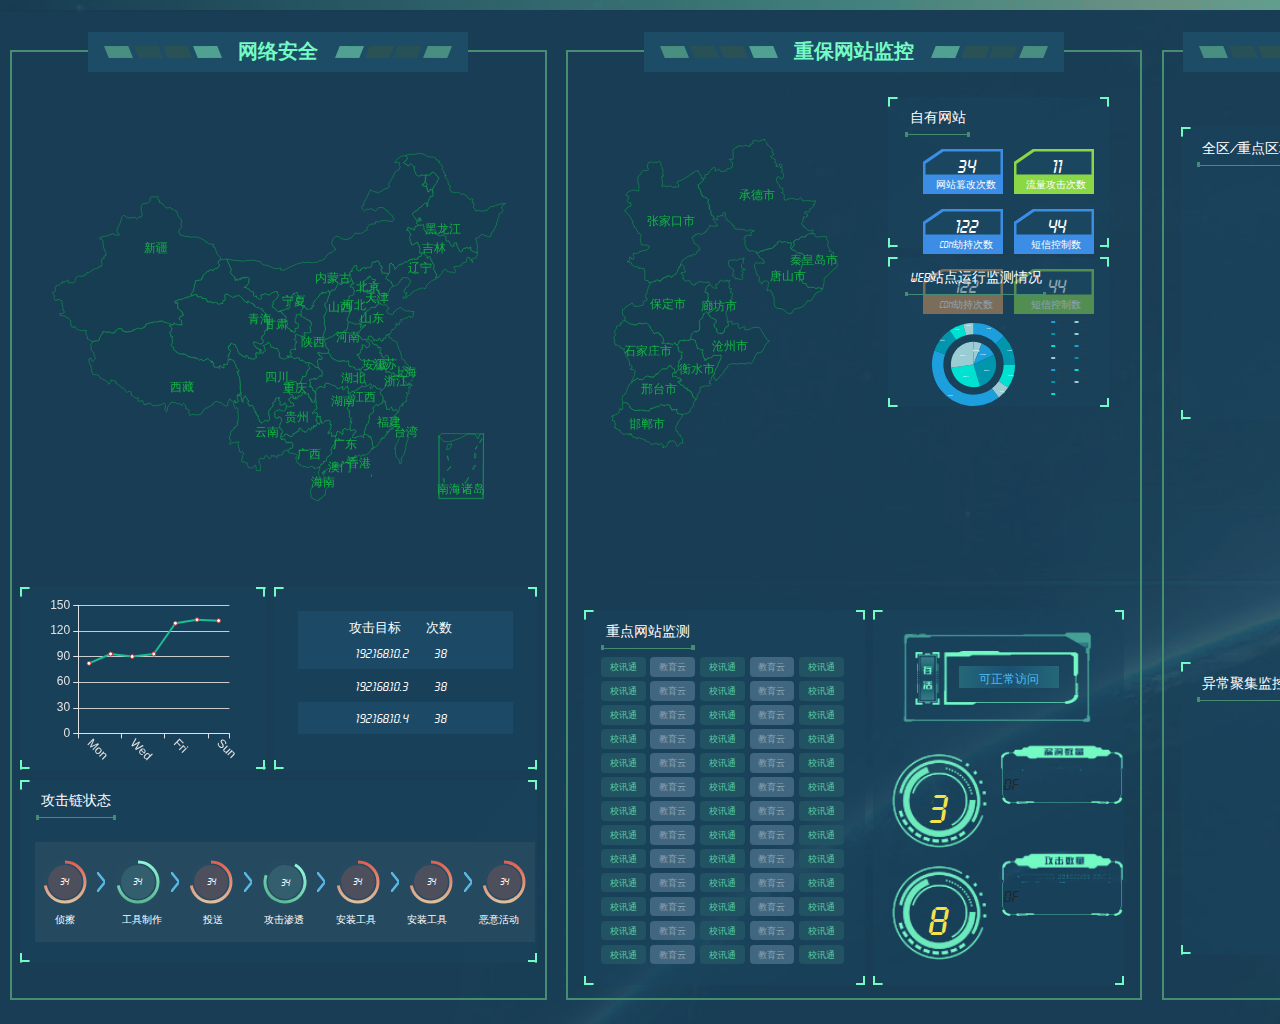
<file: page/index.html>
<!DOCTYPE html>
<html lang="en">

<head>
    <meta charset="UTF-8">
    <meta name="viewport" content="width=device-width, initial-scale=1.0">
    <link rel="stylesheet" href="../static/assets/bootstrap-4.3.1-dist/css/bootstrap.min.css">
    <link rel="stylesheet" href="../static/css/global.css">
    <link rel="stylesheet" href="../static/css/index.css">
    <link rel="stylesheet" href="../static/css/index_ctl.css">
    <!-- <link rel="stylesheet" href="../static/css/gao_attack.css"> -->
    <script src="../static/assets/jquery-3.5.1.js"></script>
    <script src="../static/assets/echarts/echarts.js"></script>

    <!-- <script src="../static/assets/echarts/china.js"></script> -->

    <title>Document</title>
</head>

<body>
    <div class="situation_page ">
        <div class="container-fluid h-100">
            <div class="row justify-content-around align-items-end h-100 pb-4">
                <!-- 网络安全 -->
                <div class="border_large d-flex flex-column w-14 justify-content-center network_security ">
                    <div class="d-flex justify-content-around network_security_top">
                        <div class="title_wrapper">
                            <span class="title_inner">网络安全</span>
                        </div>
                        <!-- 地图 -->
                        <div class="col">
                            <iframe src="./mapChina.html" frameborder="0" width="100%" height="100%"></iframe>
                        </div>
                    </div>
                    <div class="d-flex justify-content-around network_security_center">

                        <!-- 图表 -->
                        <div class="col border-four mr-2">
                            <div id="safe_line"></div>
                        </div>

                        <!-- 表格 -->
                        <div class="col p-4 border-four ">
                            <div class="overflow-hidden" style="width: 100%;height: 100%;">
                                <table class="text-white table text-center mytable">
                                    <thead style="z-index: 2;">
                                        <tr>
                                            <td>攻击目标</td>
                                            <td>次数</td>
                                        </tr>
                                    </thead>
                                    <tbody style="top: 32.3px;z-index: 0;">
                                        <tr>
                                            <td>192.168.10.1</td>
                                            <td>38</td>
                                        </tr>
                                        <tr>
                                            <td>192.168.10.2</td>
                                            <td>38</td>
                                        </tr>
                                        <tr>
                                            <td>192.168.10.3</td>
                                            <td>38</td>
                                        </tr>
                                        <tr>
                                            <td>192.168.10.4</td>
                                            <td>38</td>
                                        </tr>
                                        <tr>
                                            <td>192.168.10.5</td>
                                            <td>38</td>
                                        </tr>
                                        <tr>
                                            <td>192.168.10.6</td>
                                            <td>38</td>
                                        </tr>
                                        <tr>
                                            <td>192.168.10.1</td>
                                            <td>38</td>
                                        </tr>
                                        <tr>
                                            <td>192.168.10.2</td>
                                            <td>38</td>
                                        </tr>
                                        <tr>
                                            <td>192.168.10.3</td>
                                            <td>38</td>
                                        </tr>
                                    </tbody>
                                </table>
                            </div>

                        </div>

                    </div>
                    <div class="d-flex justify-content-around network_security_bottom">

                        <!-- 底部状态标题 -->
                        <div class="col border-four">
                            <div class="title_line">
                                攻击链状态
                            </div>
                            <div class="attack_Chart">
                                <div class="attack_pie">
                                    <div>
                                        <span>34</span>
                                    </div>

                                    <img src="../static/images/arrow.svg" alt="">
                                    <div>
                                        <span>34</span>
                                    </div>

                                    <img src="../static/images/arrow.svg" alt="">
                                    <div>
                                        <span>34</span>
                                    </div>

                                    <img src="../static/images/arrow.svg" alt="">
                                    <div>
                                        <span>34</span>
                                    </div>

                                    <img src="../static/images/arrow.svg" alt="">
                                    <div>
                                        <span>34</span>
                                    </div>

                                    <img src="../static/images/arrow.svg" alt="">
                                    <div>
                                        <span>34</span>
                                    </div>

                                    <img src="../static/images/arrow.svg" alt="">
                                    <div>
                                        <span>34</span>
                                    </div>

                                </div>
                                <div class="attack_word">
                                    <span class="col-xs-1-7">侦擦</span>
                                    <span class="col-xs-1-7">工具制作</span>
                                    <span class="col-xs-1-7">投送</span>
                                    <span class="col-xs-1-7">攻击渗透</span>
                                    <span class="col-xs-1-7">安装工具</span>
                                    <span class="col-xs-1-7">安装工具</span>
                                    <span class="col-xs-1-7">恶意活动</span>
                                </div>
                            </div>

                        </div>
                    </div>
                </div>
                <!-- 网络安全 结束 -->


                <!-- 重保网站监控 -->
                <div class="border_large w-15 d-flex flex-column justify-content-center website_monitoring">
                    <div class="d-flex justify-content-around website_monitoring_top ">
                        <div class="title_wrapper">
                            <div class="title_inner">重保网站监控</div>
                        </div>

                        <!-- 地图 -->
                        <div class="col-7 mr-2" style="flex:0 0 52%;">
                            <iframe src="./heibeiMap.html" frameborder="0" width="100%" height="100%"></iframe>
                        </div>
                        <div class="col">

                            <!-- 数表盘 -->
                            <div class="row border-four h-49" style="margin-bottom: 4%;">
                                <div class="col">
                                    <div class="title_line">
                                        自有网站
                                    </div>
                                    <div class="tag_content">
                                        <div class="row">
                                            <div class="col-md-6 net">
                                                <span>34</span>
                                                <span>网站篡改次数</span>
                                            </div>
                                            <div class="col-md-6 market">
                                                <span>11</span>
                                                <span>流量攻击次数</span>
                                            </div>
                                        </div>
                                        <div class="row">
                                            <div class="col-md-6 business">
                                                <span>122</span>
                                                <span>CDN劫持次数</span>
                                            </div>
                                            <div class="col-md-6 governmentEnterprise">
                                                <span>44</span>
                                                <span>短信控制数</span>
                                            </div>
                                        </div>
                                        <div class="row">
                                            <div class="col-md-6 informationSafe">
                                                <span>122</span>
                                                <span>CDN劫持次数</span>
                                            </div>
                                            <div class="col-md-6 other">
                                                <span>44</span>
                                                <span>短信控制数</span>
                                            </div>
                                        </div>
                                    </div>
                                </div>
                            </div>

                            <!-- Web站点运行监测情况 -->
                            <div class="row border-four h-49">
                                <div class="col">
                                    <div class="title_line">
                                        Web站点运行监测情况
                                    </div>
                                    <div id="pie_station_operation_monitoring" style="width: 100%; height: 100%;"></div>
                                </div>
                            </div>
                        </div>
                    </div>
                    <div class="d-flex justify-content-around website_monitoring_bottom ">

                        <!-- 重点网站监测 -->
                        <div class="col-7 border-four mr-2" style="flex:0 0 52%;">
                            <div class="title_line">
                                重点网站监测
                            </div>
                            <ul id="keyWebsiteMonitoring">

                            </ul>
                        </div>

                        <!-- 右下区域 -->
                        <div class="col border-four">
                            <div class="row mt-3 justify-content-center">
                                <div class="isalive">
                                    <div class="statu">
                                        可正常访问
                                    </div>
                                </div>
                            </div>
                            <div class="row">
                                <span class="col-6 attack_left">
                                    <p>3</p>
                                </span>
                                <span class="col-6 attack_right">
                                    <div class="right_top"></div>
                                    <div class="right_content">
                                        df
                                    </div>
                                    <div class="right_bottom"></div>
                                </span>
                            
                            </div>
                            <div class="row">
                                <span class="col-6 bug_left">
                                    <p>8</p>
                                </span>
                                <span class="col-6 bug_right">
                                    <div class="right_top"></div>
                                    <div class="right_content">
                                        df
                                    </div>
                                    <div class="right_bottom"></div>
                                </span>
                            
                            </div>
                        </div>
                    </div>
                </div>
                <!-- 重保网站监控  结束 -->

                <!-- 公共安全 -->
                <div class="border_large w-11 d-flex flex-column justify-content-center public_safety">
                    <div class="title_wrapper">
                        <div class="title_inner">公共安全</div>
                    </div>

                    <!-- 顶部地图 -->
                    <div class="row public_safety_top justify-content-center border-four">
                        <div class="col">
                            <div class="title_line">
                                全区/重点区域监控
                            </div>
                        </div>
                    </div>

                    <!-- 中间表格 -->
                    <div class="row  public_safety_center">
                        <div class="col">

                        </div>
                    </div>

                    <!-- 底部地图 -->
                    <div class="row public_safety_bottom border-four">
                        <div class="col">
                            <div class="title_line">
                                异常聚集监控
                            </div>
                        </div>
                    </div>
                </div>
                <!-- 公共安全  结束 -->


                <!-- 五反专题 -->
                <div class="border_large w-16 d-flex flex-column justify-content-center special_topic">
                    <div class="title_wrapper">
                        <div class="title_inner">五反专题</div>
                    </div>
                    <!-- 顶部 -->
                    <div class="d-flex special_topic_top ">

                        <!-- 数表盘 -->
                        <div class="col border-four mr-2">
                            <div class="title_line">
                                五反流量攻击告警
                            </div>
                            <div class="tag_content">
                                <div class="row">
                                    <div class="col-md-4 tamper">
                                        <span>34</span>
                                        <span>网站篡改次数</span>
                                    </div>
                                    <div class="col-md-4 attack">
                                        <span>11</span>
                                        <span>流量攻击次数</span>
                                    </div>
                                    <div class="col-md-4 dns">
                                        <span>23</span>
                                        <span>DNS劫持次数</span>
                                    </div>
                                </div>
                                <div class="row">
                                    <div class="col-md-4 cdn">
                                        <span>122</span>
                                        <span>CDN劫持次数</span>
                                    </div>
                                    <div class="col-md-4 message">
                                        <span>44</span>
                                        <span>短信控制数</span>
                                    </div>
                                    <div class="col-md-4 timeout">
                                        <span>324</span>
                                        <span>处置超时数</span>
                                    </div>
                                </div>
                            </div>
                        </div>

                        <!-- 按钮 -->
                        <div class="col">
                            <div class="oneclick">
                                
                            </div>
                        </div>
                    </div>

                    <div class="d-flex special_topic_center">

                        <!-- 流量攻击 -->
                        <div class="col border-four mr-2">
                            <div class="title_line">
                                流量攻击
                            </div>
                            <div id="line_traffic_attack" style="width: 100%; height: 50%;"></div>
                            <div id="bar_exchange" style="width:100%; height: 50%;"></div>
                        </div>

                        <!-- DNS劫持 -->
                        <div class="col border-four">
                            <div class="title_line">
                                DNS劫持
                            </div>
                            <div class="d-flex justify-content-start align-items-center"
                                style="height: 40%;width: 100%;">
                                <div id="pie_DNS_hijacking" style="height: 100%;width: 40%;"></div>
                                <div class="special_topic_center_DNSNumber">
                                    <div>
                                        监控DNS服务器个数<span>2</span>
                                    </div>
                                    <div>
                                        正常DNS服务器个数<span>2</span>
                                    </div>
                                    <div>
                                        异常DNS服务器个数<span>0</span>
                                    </div>
                                </div>
                            </div>
                            <div class="overflow-hidden" style="width: 100%;height: 50%;">
                                <table class="text-white table text-center mytable">
                                    <thead style="z-index: 2;">
                                        <tr>
                                            <td>DNS服务器</td>
                                            <td>域名</td>
                                            <td>篡改IP</td>
                                        </tr>
                                    </thead>
                                    <tbody style="top: 32.3px;z-index: 0;">
                                        <tr>
                                            <td>2020-12-30 17:20:22</td>
                                            <td>www.hahhah.com</td>
                                            <td>192.168.10.1</td>
                                        </tr>
                                        <tr>
                                            <td>2020-12-30 17:20:22</td>
                                            <td>www.hahhah.com</td>
                                            <td>192.168.10.2</td>
                                        </tr>
                                        <tr>
                                            <td>2020-12-30 17:20:22</td>
                                            <td>www.hahhah.com</td>
                                            <td>192.168.10.3</td>
                                        </tr>
                                        <tr>
                                            <td>2020-12-30 17:20:22</td>
                                            <td>www.hahhah.com</td>
                                            <td>192.168.10.4</td>
                                        </tr>
                                        <tr>
                                            <td>2020-12-30 17:20:22</td>
                                            <td>www.hahhah.com</td>
                                            <td>192.168.10.5</td>
                                        </tr>
                                        <tr>
                                            <td>2020-12-30 17:20:22</td>
                                            <td>www.hahhah.com</td>
                                            <td>192.168.10.6</td>
                                        </tr>
                                        <tr>
                                            <td>2020-12-30 17:20:22</td>
                                            <td>www.hahhah.com</td>
                                            <td>192.168.10.1</td>
                                        </tr>
                                        <tr>
                                            <td>2020-12-30 17:20:22</td>
                                            <td>www.hahhah.com</td>
                                            <td>192.168.10.2</td>
                                        </tr>
                                        <tr>
                                            <td>2020-12-30 17:20:22</td>
                                            <td>www.hahhah.com</td>
                                            <td>192.168.10.3</td>
                                        </tr>
                                        <tr>
                                            <td>2020-12-30 17:20:22</td>
                                            <td>www.hahhah.com</td>
                                            <td>192.168.10.4</td>
                                        </tr>
                                        <tr>
                                            <td>2020-12-30 17:20:22</td>
                                            <td>www.hahhah.com</td>
                                            <td>192.168.10.5</td>
                                        </tr>
                                        <tr>
                                            <td>2020-12-30 17:20:22</td>
                                            <td>www.hahhah.com</td>
                                            <td>192.168.10.6</td>
                                        </tr>
                                    </tbody>
                                </table>
                            </div>
                        </div>
                    </div>
                    <div class="d-flex special_topic_bottom">
                        <div class="col mr-2">
                            <!-- CDN劫持 -->
                            <div class="row border-four h-59" style="margin-bottom: 4%;">
                                <div class="col">
                                    <div class="title_line">
                                        CDN劫持
                                    </div>
                                    <div class="d-flex w-100 h-100 CDN_hijacking">
                                        <div class="w-50 h-100">
                                            <div id="pie_CDN_hijacking_left" class="w-100 h-50"></div>
                                            <span>存在问题/处理数</span>
                                        </div>
                                        <div class="w-50 h-100">
                                            <div id="pie_CDN_hijacking_right" class="w-100 h-50"></div>
                                            <span>处理数</span>
                                        </div>
                                    </div>
                                </div>
                            </div>

                            <!-- 短彩信控制 -->
                            <div class="row border-four h-38">
                               <div class="col">
                                    <div class="title_line">
                                        短彩信控制
                                    </div>
                                    <div class="SMS_control mt-1 d-flex justify-content-around">
                                        <div>
                                            <p><span>2</span><small>个</small></p>
                                            <p>客户投诉数</p>
                                        </div>
                                        <div style="margin-top: .5rem; width: 1px;height: 4rem;background-color: #5bc6a8;"></div>
                                        <div>
                                            <p><span>0</span><small>个</small></p>
                                            <p>处理数</p>
                                        </div>
                                    </div>
                               </div>
                            </div>
                        </div>

                        <!-- 网页篡改 -->
                        <div class="col border-four">
                            <div class="title_line">
                                网页篡改
                            </div>
                            <div id="pie_webpage_tampering" class="h-40 w-100"></div>
                            <div id="bar_normal"></div>
                        </div>
                    </div>
                </div>
                <!-- 五反专题 结束 -->


                <div class="w-19 h-95">
                    <!-- 信息安全 -->
                    <div class="mb-4 border_large d-flex flex-column justify-content-center information_safety">
                        <div class="d-flex information_safety_top mb-2">
                            <div class="title_wrapper">
                                <div class="title_inner">信息安全</div>
                            </div>
                            <!-- 月均垃圾短彩信投诉量 -->
                            <div class="col border-four mr-3">
                                <div class="title_line">
                                    月均垃圾短彩信投诉量
                                </div>
                                <div id="bar_normal_Infosf"></div>
                            </div>

                            <!-- 骚扰电话治理情况 -->
                            <div class="col border-four mr-2">
                                <div class="title_line">
                                    骚扰电话治理情况
                                </div>
                                <div id="pie_harassing_telephone_management" style="width: 100%; height: 100%;"></div>
                            </div>

                            <!-- 公网端口暴露情况 -->
                            <div class="col border-four">
                                <div class="title_line">
                                    公网端口暴露情况
                                </div>
                                <div id="pie_public_network_port_leakage" style="width: 100%;height: 100%;"></div>
                            </div>
                        </div>
                        <div class="d-flex information_safety_center mb-2">

                            <!-- 僵木蠕处置情况 -->
                            <div class="col-8 mr-2 border-four">
                                <div class="title_line">
                                    僵木蠕处置情况
                                </div>
                                <div class="d-flex" style="width: 100%;height: 100%;">
                                    <div id="pie_treatment_of_numbness" style="width: 50%;height: 100%;"></div>
                                    <div id="bar_exchange_Infosf" style="width:50%; height: 100%;"></div>
                                </div>
                            </div>

                            <!-- 内网主机系统漏洞情况 -->
                            <div class="col border-four">
                                <div class="title_line">
                                    内网主机系统漏洞情况
                                </div>
                                <div id="pie_intranet_host_vulnerability" style="width: 100%; height: 100%;"></div>
                            </div>
                        </div>
                        <div class="d-flex information_safety_bottom">

                            <!-- 实时报警通报 -->
                            <div class="col-8 mr-2 border-four">
                                <div class="title_line">
                                    实时报警通报
                                </div>
                                <div class="overflow-hidden" style="width: 100%;height: 70%;margin-top: 4%;">
                                    <table class="text-white table text-center mytable">
                                        <thead style="z-index: 2;">
                                            <tr>
                                                <td>时间</td>
                                                <td>源IP</td>
                                                <td>目的IP</td>
                                                <td>事件类型</td>
                                            </tr>
                                        </thead>
                                        <tbody style="top: 32.3px;z-index: 0;">
                                            <tr>
                                                <td>2020-12-30 17:20:22</td>
                                                <td>192.168.10.1</td>
                                                <td>192.168.10.1</td>
                                                <td>38</td>
                                            </tr>
                                            <tr>
                                                <td>2020-12-30 17:20:22</td>
                                                <td>192.168.10.2</td>
                                                <td>192.168.10.2</td>
                                                <td>38</td>
                                            </tr>
                                            <tr>
                                                <td>2020-12-30 17:20:22</td>
                                                <td>192.168.10.3</td>
                                                <td>192.168.10.3</td>
                                                <td>38</td>
                                            </tr>
                                            <tr>
                                                <td>2020-12-30 17:20:22</td>
                                                <td>192.168.10.4</td>
                                                <td>192.168.10.4</td>
                                                <td>38</td>
                                            </tr>
                                            <tr>
                                                <td>2020-12-30 17:20:22</td>
                                                <td>192.168.10.5</td>
                                                <td>192.168.10.5</td>
                                                <td>38</td>
                                            </tr>
                                            <tr>
                                                <td>2020-12-30 17:20:22</td>
                                                <td>192.168.10.6</td>
                                                <td>192.168.10.6</td>
                                                <td>38</td>
                                            </tr>
                                            <tr>
                                                <td>2020-12-30 17:20:22</td>
                                                <td>192.168.10.1</td>
                                                <td>192.168.10.1</td>
                                                <td>38</td>
                                            </tr>
                                            <tr>
                                                <td>2020-12-30 17:20:22</td>
                                                <td>192.168.10.2</td>
                                                <td>192.168.10.2</td>
                                                <td>38</td>
                                            </tr>
                                            <tr>
                                                <td>2020-12-30 17:20:22</td>
                                                <td>192.168.10.3</td>
                                                <td>192.168.10.3</td>
                                                <td>38</td>
                                            </tr>
                                            <tr>
                                                <td>2020-12-30 17:20:22</td>
                                                <td>192.168.10.4</td>
                                                <td>192.168.10.4</td>
                                                <td>38</td>
                                            </tr>
                                        </tbody>
                                    </table>
                                </div>
                            </div>

                            <!-- 公网主机系统漏洞情况 -->
                            <div class="col border-four">
                                <div class="title_line">
                                    公网主机系统漏洞情况
                                </div>
                                <div id="pie_public_network_host_vulnerability" style="width: 100%;height: 100%;"></div>
                            </div>
                            
                        </div>
                    </div>
                    <!-- 信息安全  结束 -->

                    <!-- 网络安全工作要求 -->
                    <div class="network_security_requirements border_large">
                        <div class="title_wrapper">
                            <div class="title_inner">网络安全工作要求</div>
                        </div>
                        <div class="d-flex border-four network_security_requirements_body">
                            <div class="col">
                                <div>
                                    <span>网络安全工作要求</span>
                                    <p>会议指出，要切实把思想和行动统一到习近平总书记关于网络安全和信息化工作重要论述和党中央的部署要求上来，牢牢掌握新时代网信事业的制高点和主动权，加强网信工作四项建设，加快建立网络综合治理体系，打造一流网络强市。一是加强互联网思维建设。深刻理解把握“过不了互联网这一关，就过不了长期执政这一关”的重要内涵，充分发挥互联网主战场、主阵地作用，切实维护网络意识形态安全和政治安全。</p>
                                </div>
                                <div>
                                    <span>网络安全工作要求</span>
                                    <p>会议指出，要切实把思想和行动统一到习近平总书记关于网络安全和信息化工作重要论述和党中央的部署要求上来，牢牢掌握新时代网信事业的制高点和主动权，加强网信工作四项建设，加快建立网络综合治理体系，打造一流网络强市。一是加强互联网思维建设。深刻理解把握“过不了互联网这一关，就过不了长期执政这一关”的重要内涵，充分发挥互联网主战场、主阵地作用，切实维护网络意识形态安全和政治安全。</p>
                                </div>
                                <div>
                                    <span>网络安全工作要求</span>
                                    <p>会议指出，要切实把思想和行动统一到习近平总书记关于网络安全和信息化工作重要论述和党中央的部署要求上来，牢牢掌握新时代网信事业的制高点和主动权，加强网信工作四项建设，加快建立网络综合治理体系，打造一流网络强市。一是加强互联网思维建设。深刻理解把握“过不了互联网这一关，就过不了长期执政这一关”的重要内涵，充分发挥互联网主战场、主阵地作用，切实维护网络意识形态安全和政治安全。</p>
                                </div>
                            </div>
                        </div>
                    </div>
                    <!-- 网络安全工作要求  结束 -->
                </div>

                <div class="w-22 h-95">

                    <!-- 安全管控 -->
                    <div class="mb-4 border_large d-flex flex-column justify-content-center  safety_control ">
                        <div class="d-flex safety_control_top mb-2">
                            <div class="title_wrapper">
                                <div class="title_inner">安全管控</div>
                            </div>
                            <!-- 地图 -->
                            <div class="col mr-2 " style="padding: 0;">
                                <iframe src="./heibeiMap.html" frameborder="0" width="100%" height="400px"></iframe>
                            </div>

                            <div class="col mr-2" style="padding: 0;">
                                <!-- 安全工单处理情况 -->
                                <div class="col h-48 border-four mb-3">
                                    <div class="title_line">
                                        安全工单处理情况<small>（近一天）</small>
                                    </div>
                                    <div id="bar_exchange_sfcontrol"></div>
                                </div>

                                <!-- 主账号操作审计 -->
                                <div class="col h-48 border-four">
                                    <div class="title_line">
                                        主账号操作审计<small>（近一天）</small>
                                    </div>
                                    <div class="C_dial_meter mt-4">
                                        <ul class="d-flex justify-content-around">
                                            <li>
                                                <h3>1122</h3>
                                                <p>登录账号数</p>
                                            </li>
                                            <div class="vertical_line"></div>
                                            <li>
                                                <h3>26788</h3>
                                                <p>无登录账号数</p>
                                            </li>
                                            <div class="vertical_line"></div>
                                            <li>
                                                <h3>439</h3>
                                                <p>长期未使用主账号</p>
                                                <p>（近三个月）</p>
                                            </li>
                                        </ul>
                                        <ul class="d-flex justify-content-around">
                                            <li>
                                                <h3>20011</h3>
                                                <p>协作账号数</p>
                                            </li>
                                            <div class="vertical_line"></div>

                                            <li>
                                                <h3>4</h3>
                                                <p>尴权主账号</p>
                                            </li>
                                            <div class="vertical_line"></div>
                                            <li>
                                                <h3>4</h3>
                                                <p>绕行主账号</p>
                                            </li>
                                            <div class="vertical_line"></div>
                                            <li>
                                                <h3>89</h3>
                                                <p>高位操作主账号</p>
                                            </li>
                                        </ul>
                                    </div>
                                </div>
                            </div>
                            <div class="col " style="padding: 0;">
                                <!-- 弱口令分析 -->
                                <div class="h-48 border-four mb-3">
                                    <div class="row p-2">
                                        <div class="col">
                                            <div class="title_point">弱口令分析</div>
                                            <div class="C_dial_meter">
                                                <ul class="d-flex justify-content-around">
                                                    <li>
                                                        <h3>542</h3>
                                                        <p>弱口令数</p>
                                                    </li>
                                                    <div class="vertical_line"></div>
                                                    <li>
                                                        <h3>290</h3>
                                                        <p>涉及设备数</p>
                                                    </li>
                                                    <div class="vertical_line"></div>
                                                    <li>
                                                        <h3>0</h3>
                                                        <p>root弱口令数</p>
                                                    </li>
                                                </ul>
                                            </div>
                                        </div>
                                    </div>
                                    <div class="row p-2">
                                        <div class="col">
                                            <div class="title_point">防火墙策略</div>
                                            <div class="C_dial_meter">
                                                <ul class="d-flex justify-content-around">
                                                    <li>
                                                        <h3>8721</h3>
                                                        <p>不合规策略数</p>
                                                    </li>
                                                    <div class="vertical_line"></div>
                                                    <li>
                                                        <h3>156</h3>
                                                        <p>不合规设备数</p>
                                                    </li>
                                                    <div class="vertical_line"></div>
                                                    <li>
                                                        <h3>117</h3>
                                                        <p>Any To Any</p>
                                                    </li>
                                                </ul>
                                            </div>
                                        </div>
                                    </div>
                                </div>

                                <!-- 全省合规率 -->
                                <div class="h-48 border-four">
                                    <div class="col w-100 h-100">
                                        <div class="title_point">全省合规率</div>
                                        <div id="line_provincial_compliance_rate" class="w-100 h-100"></div>
                                    </div>
                                </div>
                            </div>
                        </div>
                        <div class="d-flex safety_control_bottom">
                            <!-- 主账号设备授权限管控 -->
                            <div class="col border-four mr-2">
                                <div class="title_line">
                                    主账号设备授权限管控<small>(近三个月)</small>
                                </div>
                                <div id="pie_equipment_authorization_control" style="width: 100%;height: 100%;"></div>
                            </div>

                            <!-- 异常操作组合 -->
                            <div class="col border-four mr-2">
                                <div class="title_line">
                                    异常操作组合<small>（近一天）</small>
                                </div>
                                <div id="bar_exception_operation_combination" class="w-100 h-100"></div>
                            </div>

                            <!-- 配置合规 -->
                            <div class="col border-four">
                                <div class="w-100 h-50">
                                    <div class="title_point">配置合规</div>
                                    <div class="d-flex w-100 h-75">
                                        <div id="pie_configuration_compliance" class="w-50"></div>
                                        <div class="configuration_compliance">
                                            <p><small>资产数</small> <span>919</span></p>
                                            <p><small>业务系统数</small> <span>66</span></p>
                                        </div>
                                    </div>
                                </div>
                                <div class="w-100 h-50">
                                    <div class="title_point">系统漏洞</div>
                                    <div class="d-flex w-100 h-75">
                                        <div id="pie_system_FLAW" class="w-50"></div>
                                        <div class="system_FLAW">
                                            <p><small>高危漏洞</small> <span>110</span></p>
                                            <p><small>中危漏洞</small> <span>808</span></p>
                                            <p><small>低危漏洞</small> <span>66</span></p>
                                        </div>
                                    </div>
                                </div>
                            </div>
                        </div>
                    </div>

                    <!-- 安全管控  结束 -->


                    <!-- 网络舆情展示 -->
                    <div class="network_public_opinion_display border_large">
                        <div class="title_wrapper">
                            <div class="title_inner">网络舆情展示</div>
                        </div>
                        <div class="border-four network_public_opinion_display_body">
                            <div class="col">
                                <div>
                                    <span>网络安全工作要求</span>
                                    <p>会议指出，要切实把思想和行动统一到习近平总书记关于网络安全和信息化工作重要论述和党中央的部署要求上来，牢牢掌握新时代网信事业的制高点和主动权，加强网信工作四项建设，加快建立网络综合治理体系，打造一流网络强市。一是加强互联网思维建设。深刻理解把握“过不了互联网这一关，就过不了长期执政这一关”的重要内涵，充分发挥互联网主战场、主阵地作用，切实维护网络意识形态安全和政治安全。</p>
                                </div>
                                <div>
                                    <span>网络安全工作要求</span>
                                    <p>会议指出，要切实把思想和行动统一到习近平总书记关于网络安全和信息化工作重要论述和党中央的部署要求上来，牢牢掌握新时代网信事业的制高点和主动权，加强网信工作四项建设，加快建立网络综合治理体系，打造一流网络强市。一是加强互联网思维建设。深刻理解把握“过不了互联网这一关，就过不了长期执政这一关”的重要内涵，充分发挥互联网主战场、主阵地作用，切实维护网络意识形态安全和政治安全。</p>
                                </div>
                                <div>
                                    <span>网络安全工作要求</span>
                                    <p>会议指出，要切实把思想和行动统一到习近平总书记关于网络安全和信息化工作重要论述和党中央的部署要求上来，牢牢掌握新时代网信事业的制高点和主动权，加强网信工作四项建设，加快建立网络综合治理体系，打造一流网络强市。一是加强互联网思维建设。深刻理解把握“过不了互联网这一关，就过不了长期执政这一关”的重要内涵，充分发挥互联网主战场、主阵地作用，切实维护网络意识形态安全和政治安全。</p>
                                </div>
                            </div>
                        </div>
                    </div>
                    <!-- 网络舆情展示  结束 -->
                </div>

            </div>
        </div>
    </div>

    <script src="../static/js/index.js"></script>
    <!-- 柱状图，饼图 -->
    <script src="../static/js/myecharts.js"></script>
    <!-- 表格控制 -->
    <script src="../static/js/table.js"></script>
    <script src="../static/js/ctl.js"></script>
</body>

</html>
</file>
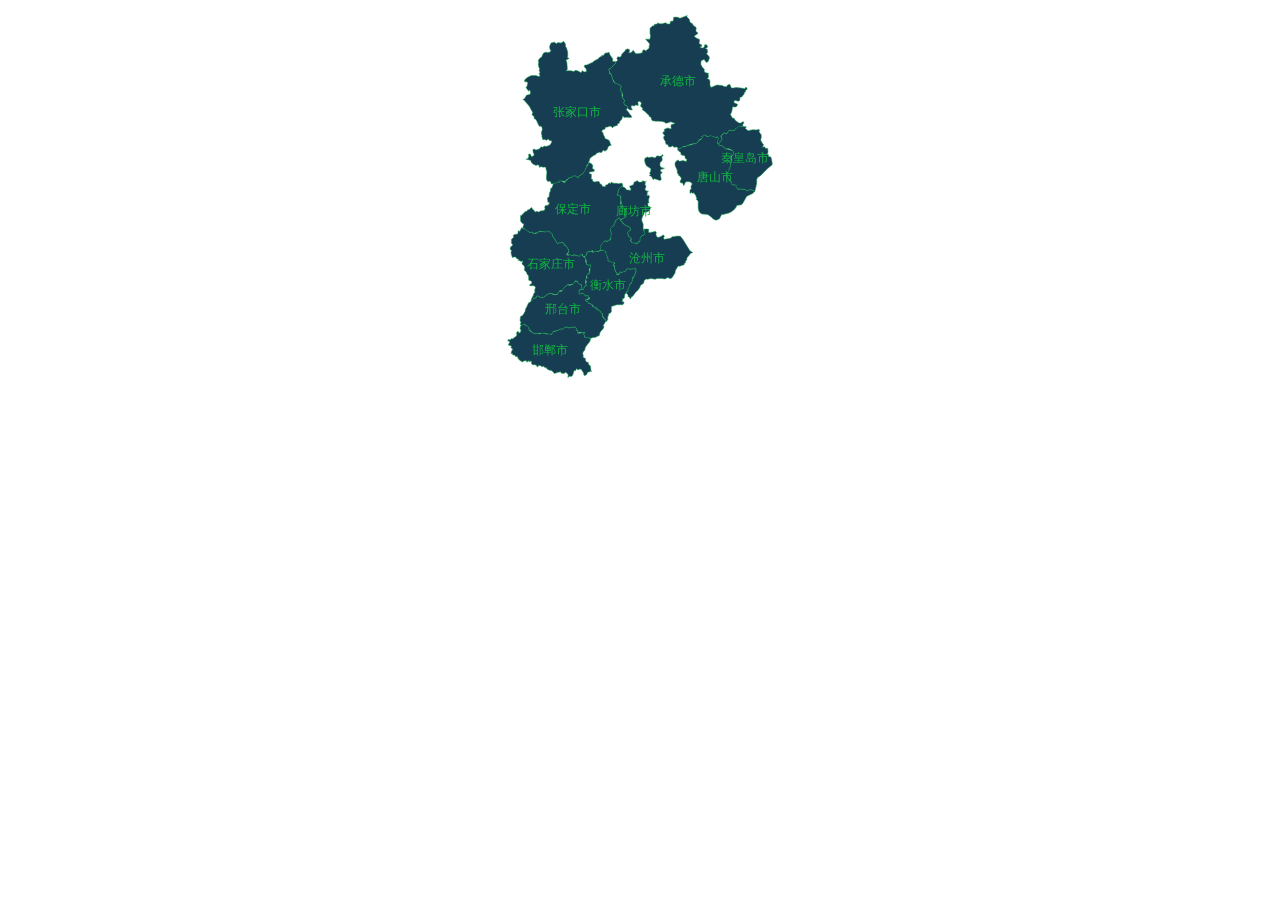
<file: page/heibeiMap.html>
<!DOCTYPE html>
<html>

    <head>
        <meta charset="UTF-8">
        <meta name="viewport" content="width=device-width, initial-scale=1.0">
        <meta http-equiv="X-UA-Compatible" content="ie=edge">
        <title></title>
        <script src="../static/assets/jquery-3.5.1.js"></script>
        <script src="../static/assets/echarts/echarts_4.1.0.js"></script>
        <script src="../static/assets/echarts/china.js"></script>
        <!-- <script src="/data/13.json"></script> -->
        
        <style>
            #container {
                width: 100%;
                height: 377px;
            }
        </style>
    </head>

    <body>
        <div id="container"></div>
        
        <script>
            var myChart = echarts.init(document.getElementById("container"));
            // 获取对应省的文件
            $.getJSON('/data/hebei.json', function (geoJson) {
                // 传入id:13
                echarts.registerMap(13, geoJson);
                option = {
                    geo: {  //地理坐标系组件用于地图的绘制，支持在地理坐标系上绘制散点图，线集。
                        //id:13
                        map: 13,
                        // roam: true,
                        zoom: 1.2,                         
                        label:{
                            show:true,
                            color: '#11B441',                        //省份字体颜色  
                        },
                        emphasis: {
                            
                            borderWidth: 0.8,
                            label:{
                                color:'#BBFAFF'
                            },
                            itemStyle: {
                                shadowColor: '#000',
                                shadowBlur: 10,
                                borderColor: '#11AE4B',     //省份边框的颜色
                                areaColor: '#1C9FDC',       //悬浮区域颜色                               
                            }
                        }, 
                        itemStyle: {                            
                            borderColor: '#11AE4B',     //省份边框的颜色
                            areaColor: '#173D53',       //区域颜色                        
                        }
                    },
                    series: [
                        {
                            name:'河北地图',
                            roam: false,
                            type: 'map',
                            coordinateSystem: 'geo'
                        }
                    ]
                };
                myChart.setOption(option)
            });
            
        </script>
    </body>

</html>
</file>
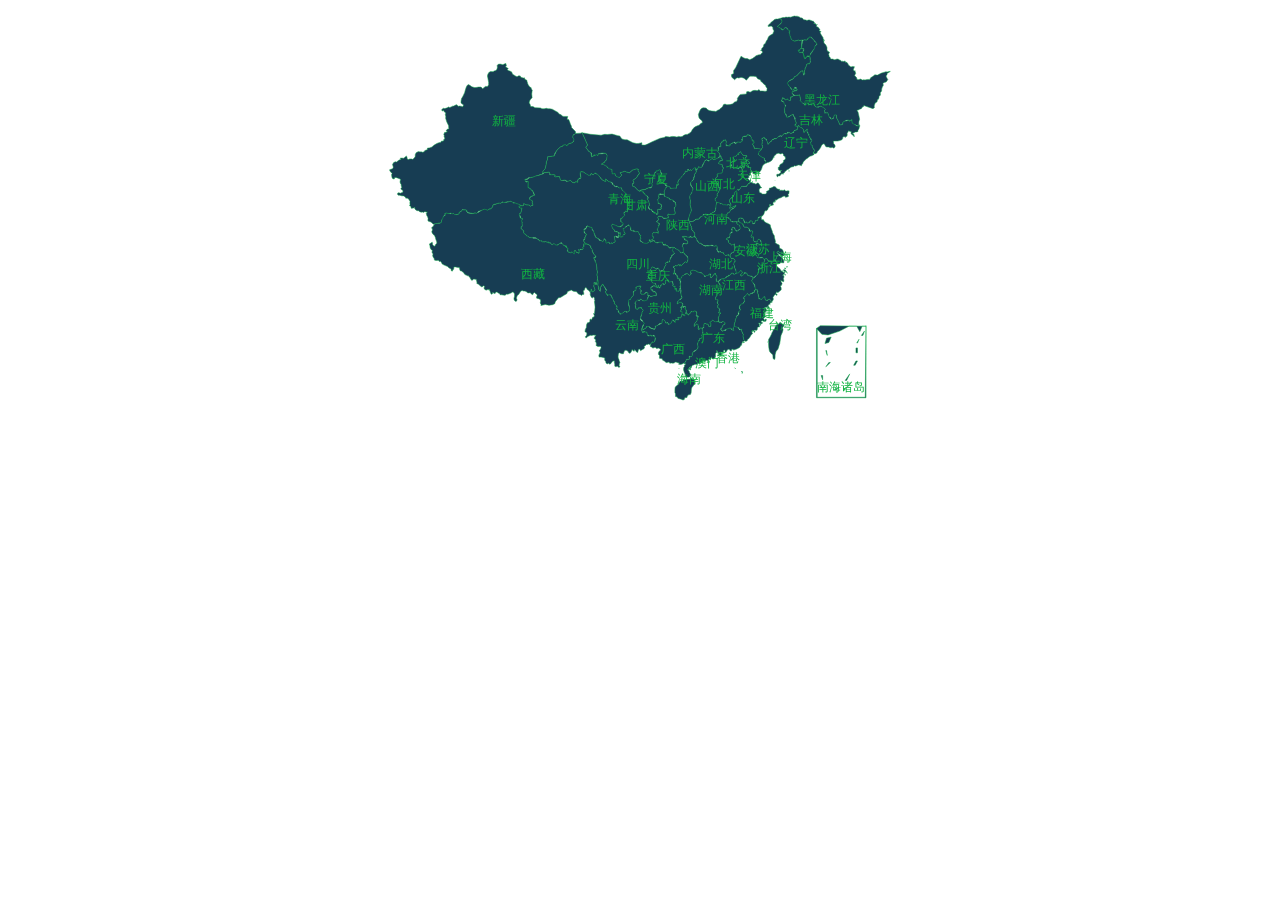
<file: page/mapChina.html>
<!DOCTYPE html>
<html lang="en">

<head>
    <meta charset="UTF-8">
    <meta name="viewport" content="width=device-width, initial-scale=1.0">
    <title>Document</title>
    <script src="../static/assets/jquery-3.5.1.js"></script>
    <script src="../static/assets/echarts/echarts.js"></script>
    <script src="../static/assets/echarts/china.js"></script>
    <style>
        #content {
            width: 100%;
            height: 400px;
        }
    </style>
</head>

<body>
    <div id="content"></div>
    <script>
        let myCharts = echarts.init(document.getElementById('content'))
        option = {
            geo: {
                map: 'china',
                zoom: 1.2,
                label: {
                    show: true,
                    color: '#11B441'
                },
                emphasis: {
                    // areaColor: '#fff',
                    borderWidth: 0.8,
                    label: {
                        color: '#BBFAFF'
                    },
                    itemStyle: {
                        shadowColor: '#000',
                        shadowBlur: 10,
                        borderColor: '#11AE4B',     //省份边框的颜色
                        areaColor: '#1C9FDC',       //悬浮区域颜色
                    }

                },
                itemStyle: {
                    borderColor: '#11AE4B',
                    areaColor: '#173D53',
                },
                series: [{
                    name: '中国地图',
                    roam: false,
                    type: 'map',
                    coordinateSystem: 'geo'
                }]
            }
        }
        myCharts.setOption(option)
    </script>
</body>

</html>
</file>
<file: static/css/global.css>
@font-face{
    src: url('../font/LCDD.TTF');
    font-family: 'LcdD';
}
body{
    font-family: 'LcdD';
}
ul{
    list-style: none;
    margin: 0;
    padding: 0;
}
.border_large {
    border: 2px solid #468e72;
    position: relative;
    display: flex;

}
.fl{
    float: left;
}
.fr{
    float: right;
}
.title_wrapper {
    position: absolute;
    left: 0;
    top: -20px;
    width: 100%;
    text-align: center;
    height: 40px;
    
}
.title_inner{
    color: #fff;
    font-size: 22px;
    display: inline-block;
    top: -20px;
    font-size: 20px;
    line-height: 35px;
    text-align: center;
    color: rgb(116, 250, 195);
    font-weight: 600;
    background-color: #1d4c66;
}
.title_inner::before{
    content: "";
    height: 40px;
    display: inline-block;
    width: 150px;
    background: url(../images/标题-before.jpg);
    float: left;
}
.title_inner::after{
    content: "";
    height: 40px;
    display: inline-block;
    width: 150px;
    background: url(../images/标题-after.jpg);
    float: right;
}


.h-25 {
    height: 25%;
}

.h-31 {
    height: 31%;
}
.h-38{
    height: 38%;
}
.h-40{
    height: 40%;
}
.h-45 {
    height: 45%;
}

.h-48 {
    height: 48%;
}

.h-49 {
    height: 49%;
}
.h-58{
    height: 58%;
}
.h-59{
    height: 59%;
}
.h-60{
    height: 60%;
}
.h-70{
    height: 70%;
}
.h-80{
    height: 80%;
}
.h-90 {
    height: 90%;
}
.h-95{
    height: 95%;
}
.h-100 {
    height: 100%;
}

.w-10 {
    width: 10%;
}
.w-11{
    width: 11%;
}
.w-12{
    width: 12%;
}
.w-13{
    width: 13%;
}
.w-14{
    width: 14%;
}
.w-15 {
    width: 15%;
}
.w-16{
    width: 16%;
}
.w-17{
    width: 17%;
}
.w-18{
    width: 18%;
}
.w-19{
    width: 19%;
}
.w-20 {
    width: 20%;
}
.w-21{
    width: 21%;
}
.w-22{
    width: 22%;
}

/* 边框四角 */
.border-four {
    background: linear-gradient(to left, #74fac3, #74fac3) left top no-repeat,
        linear-gradient(to bottom, #74fac3, #74fac3) left top no-repeat,
        linear-gradient(to left, #74fac3, #74fac3) right top no-repeat,
        linear-gradient(to bottom, #74fac3, #74fac3) right top no-repeat,
        linear-gradient(to left, #74fac3, #74fac3) left bottom no-repeat,
        linear-gradient(to bottom, #74fac3, #74fac3) left bottom no-repeat,
        linear-gradient(to left, #74fac3, #74fac3) right bottom no-repeat,
        linear-gradient(to left, #74fac3, #74fac3) right bottom no-repeat;
    background-color: rgb(26,68,93,0.5);
    position: relative;
    /*设置大小*/
    background-size: 0.15rem 0.6rem, 0.6rem 0.15rem, 0.15rem 0.6rem, 0.6rem 0.15rem;
}
/* 切四角 */
.cut-four{
    background:
        linear-gradient(135deg, transparent 2px, deeppink 0)
        top left,
        linear-gradient(-135deg, transparent 2px, deeppink 0)
        top right,
        linear-gradient(-45deg, transparent 2px, deeppink 0)
        bottom right,
        linear-gradient(45deg, transparent 2px, deeppink 0)
        bottom left;
    background-size: 50% 50%;
    background-repeat: no-repeat;
}

/* 下线标题 */
.title_line{
    height: 2rem;
    color: #fff;
    position: relative;
    left: .1rem;
    top: .4rem;
    border-bottom: 1px solid rgb(69,141,114);;
    display: inline-block;
    padding: .2rem 0.3rem;
    font-size: 14px;
}
.title_line::before{
    content: "";
    display: inline-block;
    position: absolute;
    height: .3rem;
    width: .2rem;
    background-color: rgb(69,141,114);
    left: 0;
    bottom: -.15rem;
}
.title_line::after{
    content: "";
    display: inline;
    position: absolute;
    height: .3rem;
    width: .2rem;
    background-color: rgb(69,141,114);
    right: 0;
    bottom: -.15rem;
}

/* 带点标题 */
.title_point{
    margin-left: .2rem;
    color: #fff;
    position: relative;
    left: .1rem;
    display: inline-block;
    padding: .2rem 0.3rem;
    font-size: 11px;
}
.title_point::before{
    position: relative;
    top: .2rem;
    content: "";
    display: inline-block;
    width: .4rem;
    height: 1rem;
    border-radius: .5rem;
    background-color: #1abd95;
    margin-right: 0.2rem;
}
</file>
<file: static/css/index.css>
.situation_page {
  background: url(../images/background.png) no-repeat;
  box-sizing: border-box;
  width: 3840px;
  height: 1024px;
}
.situation_page .mytable {
  width: 100%;
  font-size: 13px;
  position: relative;
}
.situation_page .mytable tr {
  display: inline-block;
  width: 100%;
}
.situation_page .mytable td {
  display: inline-block;
  border: none;
  padding: 0.4rem 1rem 0.4rem 0.4rem;
}
.situation_page .mytable tbody {
  position: absolute;
}
.situation_page .mytable tbody tr:nth-child(even) {
  background: #1c4a66;
}
.situation_page .mytable thead {
  position: absolute;
  width: 100%;
}
.situation_page .mytable thead tr {
  background: #1c4a66;
}
.situation_page .network_security {
  padding: 2rem 0.5rem 0;
  height: 95%;
}
.situation_page .network_security .network_security_top {
  height: 50%;
  margin-bottom: 2%;
}
.situation_page .network_security .network_security_center {
  height: 20%;
  margin-bottom: 2%;
}
.situation_page .network_security .network_security_bottom {
  height: 20%;
}
.situation_page #safe_line {
  width: 100%;
  height: 100%;
}
.situation_page .alert-sec-circle {
  stroke-dashoffset: -440;
  stroke-dasharray: 735;
  transition: stroke-dashoffset 1s linear;
}
.situation_page .attack_Chart {
  width: 500px;
  background-color: #254A60;
  height: 100px;
  padding: 15px 0;
  margin-top: 30px;
}
.situation_page .attack_pie {
  display: flex;
  flex-direction: row;
  flex-wrap: nowrap;
  justify-content: space-between;
  align-items: center;
  padding: 0 5px;
}
.situation_page .attack_pie span {
  color: #fff;
  font-size: 10px;
}
.situation_page .attack_pie div {
  height: 50px;
  width: 50px;
  background: url("../images/attack.svg") no-repeat;
  display: flex;
  flex-direction: column;
  justify-content: center;
  align-items: center;
  font-family: 'LcdD';
}
.situation_page .attack_pie div:nth-child(7) {
  background: url("../images/attack-green.svg") no-repeat;
  transform: rotate(30deg);
}
.situation_page .attack_pie div:nth-child(7) span {
  transform: rotate(-30deg);
}
.situation_page .attack_pie div:nth-child(3) {
  background: url("../images/attack-green.svg") no-repeat;
}
.situation_page .attack_pie img {
  height: 20px;
  width: 8px;
}
.situation_page .attack_word {
  width: 100%;
  margin-top: 5px;
}
.situation_page .attack_word .col-xs-1-7 {
  position: relative;
  min-height: 1px;
  padding-right: 10px;
  padding-left: 10px;
  width: 14.28%;
  float: left;
  text-align: center;
  font-size: 10px;
  color: #fff;
}
.situation_page .attack_word span:nth-child(1) {
  padding-left: 0px;
}
.situation_page .website_monitoring {
  padding: 2rem 1rem 0;
  height: 95%;
}
.situation_page .website_monitoring .website_monitoring_top {
  height: 55%;
  margin-bottom: 2%;
}
.situation_page .website_monitoring .website_monitoring_bottom {
  height: 41%;
}
.situation_page .website_monitoring .tag_content {
  margin-top: 20px;
  margin-left: 10px;
}
.situation_page .website_monitoring .tag_content .row {
  height: 60px;
  margin-left: 10px;
}
.situation_page .website_monitoring .tag_content .row .net {
  background: url("../images/numberTag-blue.svg") no-repeat;
}
.situation_page .website_monitoring .tag_content .row .market {
  background: url("../images/numberTag-green.svg") no-repeat;
}
.situation_page .website_monitoring .tag_content .row .business {
  background: url("../images/numberTag-blue.svg") no-repeat;
}
.situation_page .website_monitoring .tag_content .row .governmentEnterprise {
  background: url("../images/numberTag-blue.svg") no-repeat;
}
.situation_page .website_monitoring .tag_content .row .informationSafe {
  background: url("../images/numberTag-orange.svg") no-repeat;
}
.situation_page .website_monitoring .tag_content .row .other {
  background: url("../images/numberTag-green.svg") no-repeat;
}
.situation_page .website_monitoring .tag_content .col-md-6 {
  padding: 0;
}
.situation_page .website_monitoring .tag_content .col-md-6 span {
  display: block;
  text-align: center;
  width: 85px;
  height: 28px;
}
.situation_page .website_monitoring .tag_content .col-md-6 span:nth-child(1) {
  font-size: 20px;
  font-family: 'LcdD';
  color: #fff;
}
.situation_page .website_monitoring .tag_content .col-md-6 span:nth-child(2) {
  font-size: 10px;
  color: #fff;
}
.situation_page .website_monitoring .isalive {
  width: 199px;
  background: url("../images/方框.png") no-repeat;
  background-size: 199px;
  position: relative;
}
.situation_page .website_monitoring .isalive .statu {
  text-align: center;
  line-height: 24px;
  color: #4DBCF8;
  font-size: 12px;
  background-image: linear-gradient(90deg, #256779, #1A5070 50%, #256779);
  width: 100px;
  height: 22px;
  position: absolute;
  top: 40px;
  left: 60px;
}
.situation_page .website_monitoring .right_top {
  width: 8rem;
  height: 2rem;
}
.situation_page .website_monitoring .right_content {
  border-left: 1px solid #388385;
  border-right: 1px solid #388385;
  width: 7.48rem;
  margin-left: 0.2rem;
}
.situation_page .website_monitoring .right_bottom {
  width: 8rem;
  height: 2rem;
  background: url(../images/边框下.png) no-repeat;
  background-size: 8rem;
}
.situation_page .website_monitoring .row {
  width: 100%;
  height: 30%;
  margin: 0;
  position: relative;
}
.situation_page .website_monitoring .row .attack_left {
  padding: 0;
  background: url("../images/圆盘.png") no-repeat;
  background-size: 100px;
  font-size: 42px;
  color: #F6E34C;
}
.situation_page .website_monitoring .row .attack_left p {
  position: absolute;
  top: 35px;
  left: 40px;
}
.situation_page .website_monitoring .row .attack_right {
  padding: 0;
}
.situation_page .website_monitoring .row .attack_right .right_top {
  background: url(../images/方框上漏洞.png);
  background-size: 8rem 2rem;
}
.situation_page .website_monitoring .row .bug_left {
  padding: 0;
  background: url("../images/圆盘.png") no-repeat;
  background-size: 100px;
  font-size: 42px;
  color: #F6E34C;
}
.situation_page .website_monitoring .row .bug_left p {
  position: absolute;
  top: 35px;
  left: 38px;
}
.situation_page .website_monitoring .row .bug_right {
  padding: 0;
}
.situation_page .website_monitoring .row .bug_right .right_top {
  background: url(../images/边框上攻击.png);
  background-size: 8.23rem 2rem;
}
.situation_page .public_safety {
  height: 95%;
  padding: 2rem 2rem 0;
}
.situation_page .public_safety .public_safety_top {
  height: 32%;
  margin-bottom: 2%;
}
.situation_page .public_safety .public_safety_center {
  height: 25%;
  margin-bottom: 2%;
}
.situation_page .public_safety .public_safety_bottom {
  height: 32%;
}
.situation_page .public_safety .title_inner {
  font-family: 'LcdD';
}
.situation_page .special_topic {
  margin-top: 1rem;
  box-sizing: border-box;
  height: 89%;
  padding: 1rem 1rem 0;
}
.situation_page .special_topic .special_topic_top {
  height: 16%;
  margin-bottom: 2%;
}
.situation_page .special_topic .special_topic_top .oneclick {
  width: 100%;
  height: 100%;
  background: url("../images/一键处理.png") no-repeat;
  margin-top: 10px;
}
.situation_page .special_topic .special_topic_center {
  height: 38%;
  margin-bottom: 2%;
}
.situation_page .special_topic .special_topic_bottom {
  height: 36%;
}
.situation_page .special_topic #bar_normal {
  width: 100%;
  height: 200px;
}
.situation_page .special_topic .tag_content {
  width: 260px;
}
.situation_page .special_topic .tag_content .row {
  height: 50px;
  width: 260px;
  margin: 0;
}
.situation_page .special_topic .tag_content .row .tamper {
  background: url("../images/numberTag-blue.svg") no-repeat;
}
.situation_page .special_topic .tag_content .row .attack {
  background: url("../images/numberTag-green.svg") no-repeat;
}
.situation_page .special_topic .tag_content .row .dns {
  background: url("../images/numberTag-blue.svg") no-repeat;
}
.situation_page .special_topic .tag_content .row .cdn {
  background: url("../images/numberTag-blue.svg") no-repeat;
}
.situation_page .special_topic .tag_content .row .message {
  background: url("../images/numberTag-orange.svg") no-repeat;
}
.situation_page .special_topic .tag_content .row .timeout {
  background: url("../images/numberTag-green.svg") no-repeat;
}
.situation_page .special_topic .tag_content .col-md-4 {
  padding: 0;
}
.situation_page .special_topic .tag_content .col-md-4 span {
  display: block;
  text-align: center;
  height: 28px;
}
.situation_page .special_topic .tag_content .col-md-4 span:nth-child(1) {
  font-size: 20px;
  font-family: 'LcdD';
  color: #fff;
}
.situation_page .special_topic .tag_content .col-md-4 span:nth-child(2) {
  font-size: 10px;
  color: #fff;
}
.situation_page .information_safety {
  height: 67%;
  padding: 2rem 1rem 0;
}
.situation_page .information_safety .information_safety_top {
  height: 31%;
}
.situation_page .information_safety .information_safety_center {
  height: 31%;
}
.situation_page .information_safety .information_safety_bottom {
  height: 31%;
}
.situation_page .information_safety #bar_normal_Infosf {
  width: 100%;
  height: 200px;
}
.situation_page .information_safety #bar_exchange_Infosf {
  width: 100%;
  height: 200px;
}
.situation_page .network_security_requirements {
  height: 30%;
  padding: 1rem;
}
.situation_page .network_security_requirements .network_security_requirements_body {
  height: 100%;
}
.situation_page .network_security_requirements .network_security_requirements_body .col {
  padding-top: 10px;
}
.situation_page .network_security_requirements .network_security_requirements_body .col span {
  color: #68E1B6;
}
.situation_page .network_security_requirements .network_security_requirements_body .col p {
  color: #fff;
  font-size: 10px;
  height: 37px;
  overflow: hidden;
}
.situation_page .safety_control {
  height: 67%;
  padding: 2rem 1rem 0;
}
.situation_page .safety_control .safety_control_top {
  height: 64%;
}
.situation_page .safety_control .safety_control_bottom {
  height: 31%;
}
.situation_page #bar_exchange_sfcontrol {
  width: 100%;
  height: 200px;
}
.situation_page .network_public_opinion_display {
  height: 30%;
  padding: 1rem;
}
.situation_page .network_public_opinion_display .network_public_opinion_display_body {
  height: 100%;
}
.situation_page .network_public_opinion_display .network_public_opinion_display_body .col {
  padding-top: 10px;
}
.situation_page .network_public_opinion_display .network_public_opinion_display_body .col span {
  color: #E69A72;
}
.situation_page .network_public_opinion_display .network_public_opinion_display_body .col p {
  color: #fff;
  font-size: 10px;
  height: 37px;
  overflow: hidden;
}
</file>
<file: static/css/index_ctl.css>
.situation_page {
  background: url(../images/background.png) no-repeat;
  box-sizing: border-box;
  width: 3840px;
  height: 1024px;
}
.situation_page .mytable {
  width: 100%;
  font-size: 13px;
  position: relative;
}
.situation_page .mytable tr {
  display: inline-block;
  width: 100%;
}
.situation_page .mytable td {
  display: inline-block;
  border: none;
  padding: 0.4rem 1rem 0.4rem 0.4rem;
}
.situation_page .mytable tbody {
  position: absolute;
}
.situation_page .mytable tbody tr:nth-child(even) {
  background: #1c4a66;
}
.situation_page .mytable thead {
  position: absolute;
  width: 100%;
}
.situation_page .mytable thead tr {
  background: #1c4a66;
}
.situation_page .network_security {
  padding: 2rem 0.5rem 0;
  height: 95%;
}
.situation_page .network_security .network_security_top {
  height: 50%;
  margin-bottom: 2%;
}
.situation_page .network_security .network_security_center {
  height: 20%;
  margin-bottom: 2%;
}
.situation_page .network_security .network_security_bottom {
  height: 20%;
}
.situation_page #safe_line {
  width: 100%;
  height: 100%;
}
.situation_page .website_monitoring {
  padding: 2rem 1rem 0;
  height: 95%;
}
.situation_page .website_monitoring .website_monitoring_top {
  height: 55%;
  margin-bottom: 2%;
}
.situation_page .website_monitoring .website_monitoring_bottom {
  width: 100%;
  height: 41%;
}
.situation_page .website_monitoring .website_monitoring_bottom ul {
  overflow: hidden;
  display: flex;
  justify-content: center;
  align-content: flex-start;
  flex-wrap: wrap;
  padding: 0;
  margin-top: 6%;
  list-style: none;
  width: 100%;
  height: 85%;
}
.situation_page .website_monitoring .website_monitoring_bottom ul li {
  width: 2.8rem;
  height: 1.2rem;
  line-height: 1.2rem;
  text-align: center;
  font-size: 9px;
  margin-bottom: 0.3rem;
  margin-right: 0.3rem;
  border-radius: 4px;
}
.situation_page .public_safety {
  height: 95%;
  padding: 2rem 2rem 0;
}
.situation_page .public_safety .public_safety_top {
  height: 32%;
  margin-bottom: 2%;
}
.situation_page .public_safety .public_safety_center {
  height: 25%;
  margin-bottom: 2%;
}
.situation_page .public_safety .public_safety_bottom {
  height: 32%;
}
.situation_page .public_safety .title_inner {
  font-family: 'LcdD';
}
.situation_page .special_topic {
  margin-top: 1rem;
  box-sizing: border-box;
  height: 89%;
  padding: 1rem 1rem 0;
}
.situation_page .special_topic .special_topic_top {
  height: 16%;
  margin-bottom: 2%;
}
.situation_page .special_topic .special_topic_center {
  height: 38%;
  margin-bottom: 2%;
}
.situation_page .special_topic .special_topic_center table {
  font-size: 9px;
}
.situation_page .special_topic .special_topic_center .special_topic_center_DNSNumber div {
  font-size: 9px;
  margin-bottom: 5%;
  color: #fff;
}
.situation_page .special_topic .special_topic_center .special_topic_center_DNSNumber div span {
  display: inline-block;
  width: 3.2rem;
  height: 1.3rem;
  line-height: 1.3rem;
  margin-left: 6px;
  vertical-align: middle;
  background-color: #235566;
  color: #f2e04b;
  text-align: center;
  font-size: 16px;
  border-radius: 4px;
}
.situation_page .special_topic .special_topic_bottom {
  height: 36%;
}
.situation_page .special_topic .special_topic_bottom .SMS_control p {
  margin: 0;
  padding: 0;
  color: #5bc6a8;
  font-size: 9px;
}
.situation_page .special_topic .special_topic_bottom .SMS_control p span {
  font-size: 40px;
  color: #f6e34c;
  margin-right: 1rem;
}
.situation_page .special_topic .special_topic_bottom .CDN_hijacking {
  margin-top: 8%;
}
.situation_page .special_topic .special_topic_bottom .CDN_hijacking span {
  display: inline-block;
  width: 100%;
  text-align: center;
  color: #5bc6a8;
  font-size: 9px;
}
.situation_page .special_topic #bar_normal {
  width: 100%;
  height: 200px;
}
.situation_page .information_safety {
  height: 67%;
  padding: 2rem 1rem 0;
}
.situation_page .information_safety .information_safety_top {
  height: 31%;
}
.situation_page .information_safety .information_safety_center {
  height: 31%;
}
.situation_page .information_safety .information_safety_bottom {
  height: 31%;
}
.situation_page .information_safety #bar_normal_Infosf {
  width: 100%;
  height: 200px;
}
.situation_page .information_safety #bar_exchange_Infosf {
  width: 100%;
  height: 200px;
}
.situation_page .network_security_requirements {
  height: 30%;
  padding: 1rem;
}
.situation_page .network_security_requirements .network_security_requirements_body {
  height: 100%;
}
.situation_page .safety_control {
  height: 67%;
  padding: 2rem 1rem 0;
}
.situation_page .safety_control .safety_control_top {
  height: 64%;
}
.situation_page .safety_control .safety_control_top .C_dial_meter ul li {
  text-align: center;
}
.situation_page .safety_control .safety_control_top .C_dial_meter ul li h3 {
  margin: 0;
  font-size: 22px;
  color: #f6e34c;
}
.situation_page .safety_control .safety_control_top .C_dial_meter ul li p {
  margin: 0;
  font-size: 8px;
  color: #4fb19a;
}
.situation_page .safety_control .safety_control_top .C_dial_meter ul .vertical_line {
  float: left;
  width: 1px;
  height: 1rem;
  background-color: #476977;
  margin-top: 0.3rem;
}
.situation_page .safety_control .safety_control_bottom {
  height: 31%;
}
.situation_page .safety_control .safety_control_bottom .configuration_compliance,
.situation_page .safety_control .safety_control_bottom .system_FLAW {
  font-size: 13px;
  margin-left: -1rem;
}
.situation_page .safety_control .safety_control_bottom .configuration_compliance p,
.situation_page .safety_control .safety_control_bottom .system_FLAW p {
  margin: 0;
  padding: 0;
}
.situation_page .safety_control .safety_control_bottom .configuration_compliance p small,
.situation_page .safety_control .safety_control_bottom .system_FLAW p small {
  color: #fff;
  text-align: right;
  display: inline-block;
  width: 4rem;
}
.situation_page .safety_control .safety_control_bottom .configuration_compliance p span,
.situation_page .safety_control .safety_control_bottom .system_FLAW p span {
  display: inline-block;
  width: 2.8rem;
  height: 1.2rem;
  line-height: 1.2rem;
  text-align: center;
  color: #f6e34c;
  background-color: #225361;
  border-radius: 4px;
}
.situation_page #bar_exchange_sfcontrol {
  width: 100%;
  height: 200px;
}
.situation_page .network_public_opinion_display {
  height: 30%;
  padding: 1rem;
}
.situation_page .network_public_opinion_display .network_public_opinion_display_body {
  height: 100%;
}
</file>
<file: static/css/gao_attack.css>
.situation_page {
  background: url(../images/background.png) no-repeat;
  box-sizing: border-box;
  width: 3840px;
  height: 1024px;
}
.situation_page .mytable {
  width: 100%;
  font-size: 13px;
  position: relative;
}
.situation_page .mytable tr {
  display: inline-block;
  width: 100%;
}
.situation_page .mytable td {
  display: inline-block;
  border: none;
  padding: 0.4rem 1rem 0.4rem 0.4rem;
}
.situation_page .mytable tbody {
  position: absolute;
}
.situation_page .mytable tbody tr:nth-child(even) {
  background: #1c4a66;
}
.situation_page .mytable thead {
  position: absolute;
  width: 100%;
}
.situation_page .mytable thead tr {
  background: #1c4a66;
}
.situation_page .network_security {
  padding: 2rem 0.5rem 0;
  height: 95%;
}
.situation_page .network_security .network_security_top {
  height: 50%;
  margin-bottom: 2%;
}
.situation_page .network_security .network_security_center {
  height: 20%;
  margin-bottom: 2%;
}
.situation_page .network_security .network_security_bottom {
  height: 20%;
}
.situation_page #safe_line {
  width: 100%;
  height: 100%;
}
.situation_page .alert-sec-circle {
  stroke-dashoffset: -440;
  stroke-dasharray: 735;
  transition: stroke-dashoffset 1s linear;
}
.situation_page .attack_Chart {
  width: 500px;
  background-color: #254A60;
  height: 100px;
  padding: 15px 0;
  margin-top: 30px;
}
.situation_page .attack_pie {
  display: flex;
  flex-direction: row;
  flex-wrap: nowrap;
  justify-content: space-between;
  align-items: center;
  padding: 0 5px;
}
.situation_page .attack_pie span {
  color: #fff;
  font-size: 10px;
}
.situation_page .attack_pie div {
  height: 50px;
  width: 50px;
  background: url("../images/attack.svg") no-repeat;
  display: flex;
  flex-direction: column;
  justify-content: center;
  align-items: center;
  font-family: 'LcdD';
}
.situation_page .attack_pie div:nth-child(7) {
  background: url("../images/attack-green.svg") no-repeat;
  transform: rotate(30deg);
}
.situation_page .attack_pie div:nth-child(7) span {
  transform: rotate(-30deg);
}
.situation_page .attack_pie div:nth-child(3) {
  background: url("../images/attack-green.svg") no-repeat;
}
.situation_page .attack_pie img {
  height: 20px;
  width: 8px;
}
.situation_page .attack_word {
  display: flex;
  flex-direction: row;
  justify-content: space-between;
  color: #fff;
  font-size: 10px;
}
.situation_page .attack_word span {
  text-align: center;
  width: 100%;
}
.situation_page .website_monitoring {
  padding: 2rem 1rem 0;
  height: 95%;
}
.situation_page .website_monitoring .website_monitoring_top {
  height: 55%;
  margin-bottom: 2%;
}
.situation_page .website_monitoring .website_monitoring_bottom {
  height: 41%;
}
.situation_page .public_safety {
  height: 95%;
  padding: 2rem 2rem 0;
}
.situation_page .public_safety .public_safety_top {
  height: 32%;
  margin-bottom: 2%;
}
.situation_page .public_safety .public_safety_center {
  height: 25%;
  margin-bottom: 2%;
}
.situation_page .public_safety .public_safety_bottom {
  height: 32%;
}
.situation_page .public_safety .title_inner {
  font-family: 'LcdD';
}
.situation_page .special_topic {
  margin-top: 1rem;
  box-sizing: border-box;
  height: 89%;
  padding: 1rem 1rem 0;
}
.situation_page .special_topic .special_topic_top {
  height: 16%;
  margin-bottom: 2%;
}
.situation_page .special_topic .special_topic_center {
  height: 38%;
  margin-bottom: 2%;
}
.situation_page .special_topic .special_topic_bottom {
  height: 36%;
}
.situation_page .special_topic #bar_normal {
  width: 100%;
  height: 200px;
}
.situation_page .tag_content {
  display: flex;
  flex-direction: row;
  flex-wrap: wrap;
  justify-content: space-around;
}
.situation_page .tag_content embed {
  height: 50px;
  width: 33%;
}
.situation_page .information_safety {
  height: 67%;
  padding: 2rem 1rem 0;
}
.situation_page .information_safety .information_safety_top {
  height: 31%;
}
.situation_page .information_safety .information_safety_center {
  height: 31%;
}
.situation_page .information_safety .information_safety_bottom {
  height: 31%;
}
.situation_page .information_safety #bar_normal_Infosf {
  width: 100%;
  height: 200px;
}
.situation_page .information_safety #bar_exchange_Infosf {
  width: 100%;
  height: 200px;
}
.situation_page .network_security_requirements {
  height: 30%;
  padding: 1rem;
}
.situation_page .network_security_requirements .network_security_requirements_body {
  height: 100%;
}
.situation_page .safety_control {
  height: 67%;
  padding: 2rem 1rem 0;
}
.situation_page .safety_control .safety_control_top {
  height: 64%;
}
.situation_page .safety_control .safety_control_bottom {
  height: 31%;
}
.situation_page #bar_exchange_sfcontrol {
  width: 100%;
  height: 200px;
}
.situation_page .network_public_opinion_display {
  height: 30%;
  padding: 1rem;
}
.situation_page .network_public_opinion_display .network_public_opinion_display_body {
  height: 100%;
}
</file>
